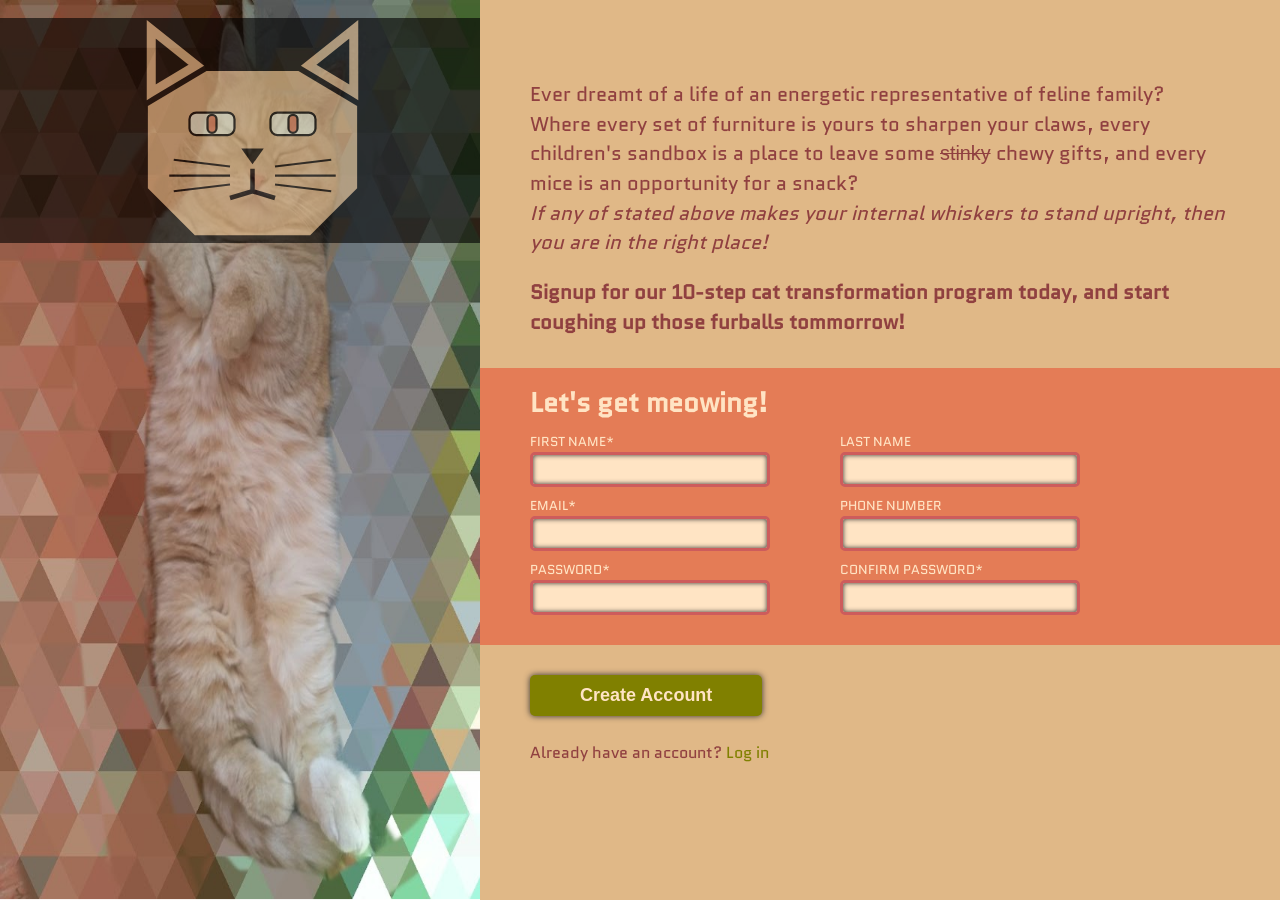
<file: index.html>
<!DOCTYPE html>
<html lang="en">
<head>
    <meta charset="UTF-8">
    <meta name="viewport" content="width=device-width, initial-scale=1.0">
    <title>Form A Cat</title>
    <link rel="stylesheet" href="styles.css">
    <script type="module" src="scripts/eye-logic.js"></script>
    <script type="module" src="scripts/pwd-validation.js"></script>
</head>
<body>
    <div class="left-side">
        <img src="media/images/SLEEP.png" alt="An image of a beautiful orange cat peacefully sleeping in a bed">
        <div class="logo">
            <h1>FORM -</h1>
            <svg class="cat" xmlns="http://www.w3.org/2000/svg" viewBox="0 0 100 100">
                <polygon points=
                "
                    25,95                       
                    75,95
                    95,75
                    95,40
                    70,25
                    30,25
                     5,40
                     5,75 
                "
                fill="#e0b887" stroke="#e0b887" stroke-width="3"/>
                <polygon points=
                "
                    95,33
                    75,21 
                    95,5
                "
                fill="none" stroke="#e0b887" stroke-width="4"/>
                <polygon points=
                "
                    5,33
                    25,21 
                    5,5
                "
                fill="none" stroke="#e0b887" stroke-width="4"/>
                <rect class="eye right" x="22" y="42" fill="#f5f5dc" stroke="#000" stroke-width="1" width="20" height="10" rx="3" />
                <rect class="eye left" x="58" y="42" fill="#f5f5dc" stroke="#000" stroke-width="1" width="20" height="10" rx="3" />
                <rect class="iris right" x="30" y="43" fill="#e47c56" stroke="#000" stroke-width="1" width="4" height="8" rx="2" />
                <rect class="iris left" x="66" y="43" fill="#e47c56" stroke="#000" stroke-width="1" width="4" height="8" rx="2" />
                <polygon points=
                "
                    50,65
                    45,58
                    55,58
                "/>
                <path d=
                "
                    M50 67
                    V77
                    L40 80
                    M50 77
                    L60 80
                " fill="none" stroke="black" stroke-width="2"/>
                <line x1="40" y1="66" x2="15" y2="63" stroke="black" stroke-width="1"/>
                <line x1="40" y1="70" x2="13" y2="70" stroke="black" stroke-width="1"/>
                <line x1="40" y1="74" x2="15" y2="77" stroke="black" stroke-width="1"/>
                <line x1="60" y1="66" x2="85" y2="63" stroke="black" stroke-width="1"/>
                <line x1="60" y1="70" x2="87" y2="70" stroke="black" stroke-width="1"/>
                <line x1="60" y1="74" x2="85" y2="77" stroke="black" stroke-width="1"/>

            </svg>
            <h1>- CAT</h1>
        </div>
    </div>
    <main class="right-side">
        <div class="logo">
            <svg class="cat" xmlns="http://www.w3.org/2000/svg" viewBox="0 0 100 100">
                <polygon points=
                "
                    25,95                       
                    75,95
                    95,75
                    95,40
                    70,25
                    30,25
                     5,40
                     5,75 
                "
                fill="#e0b887" stroke="#e0b887" stroke-width="3"/>
                <polygon points=
                "
                    95,33
                    75,21 
                    95,5
                "
                fill="none" stroke="#e0b887" stroke-width="4"/>
                <polygon points=
                "
                    5,33
                    25,21 
                    5,5
                "
                fill="none" stroke="#e0b887" stroke-width="4"/>
                <rect class="eye right" x="22" y="42" fill="#f5f5dc" stroke="#000" stroke-width="1" width="20" height="10" rx="3" />
                <rect class="eye left" x="58" y="42" fill="#f5f5dc" stroke="#000" stroke-width="1" width="20" height="10" rx="3" />
                <rect class="iris right" x="30" y="43" fill="#e47c56" stroke="#000" stroke-width="1" width="4" height="8" rx="2" />
                <rect class="iris left" x="66" y="43" fill="#e47c56" stroke="#000" stroke-width="1" width="4" height="8" rx="2" />
                <polygon points=
                "
                    50,65
                    45,58
                    55,58
                "/>
                <path d=
                "
                    M50 67
                    V77
                    L40 80
                    M50 77
                    L60 80
                " fill="none" stroke="black" stroke-width="2"/>
                <line x1="40" y1="66" x2="15" y2="63" stroke="black" stroke-width="1"/>
                <line x1="40" y1="70" x2="13" y2="70" stroke="black" stroke-width="1"/>
                <line x1="40" y1="74" x2="15" y2="77" stroke="black" stroke-width="1"/>
                <line x1="60" y1="66" x2="85" y2="63" stroke="black" stroke-width="1"/>
                <line x1="60" y1="70" x2="87" y2="70" stroke="black" stroke-width="1"/>
                <line x1="60" y1="74" x2="85" y2="77" stroke="black" stroke-width="1"/>
            </svg>
            <h1>FORM-A-CAT</h1>
        </div>
        <div class="description">
            <p>Ever dreamt of a life of an energetic representative of feline family?</p>
            <p>Where every set of furniture is yours to sharpen your claws, every children's sandbox is a place to leave some <span class="redacted">stinky</span> chewy gifts, and every mice is an opportunity for a snack?<p>
            <p class="conclusion">If any of stated above makes your internal whiskers to stand upright, then you are in the right place!</p>
            
            <p class="call-to-action">Signup for our 10-step cat transformation program today, and start coughing up those furballs tommorrow!</p>
        </div>
        <section class="sign-up">
            <h2>Let's get meowing!</h2>
            <form id="sign-up-form" action="./confirmation.html" method="get" autocomplete="off">
                <ul class="column">
                    <li class="row">
                        <label for="first-name">FIRST NAME</label>
                        <input type="text" name="first-name" id="first-name" minlength="2" required>
                    </li>
                    <li class="row">
                        <label for="email">EMAIL</label>
                        <input type="email" name="email" id="email" required>
                    </li>
                    <li class="row">
                        <label for="password">PASSWORD</label>
                        <input type="password" name="password" id="password" minlength="6" required>
                    </li>
                </ul>
                <ul class="column">
                    <li class="row">
                        <label for="last-name">LAST NAME</label>
                        <input type="text" name="last-name" id="last-name" minlength="2">
                    </li>
                    <li class="row">
                        <label for="phone">PHONE NUMBER</label>
                        <input type="tel" name="phone" id="phone" pattern="\+?[0-9]+">
                    </li>
                    <li class="row">
                        <label for="password-confirm">CONFIRM PASSWORD</label>
                        <input type="password" name="password-confirm" id="password-confirm" required>
                    </li>
                </ul>
            </form>
        </section>
        <div class="control">
            <button type="submit" form="sign-up-form">Create Account</button>
            <p>
                Already have an account?
                <a href="https://vortexriker.github.io/boris-landing-page" rel="noopener noreferrer">Log in</a>
            </p> 
        </div>
    </main>  
</body>
</html>
</file>
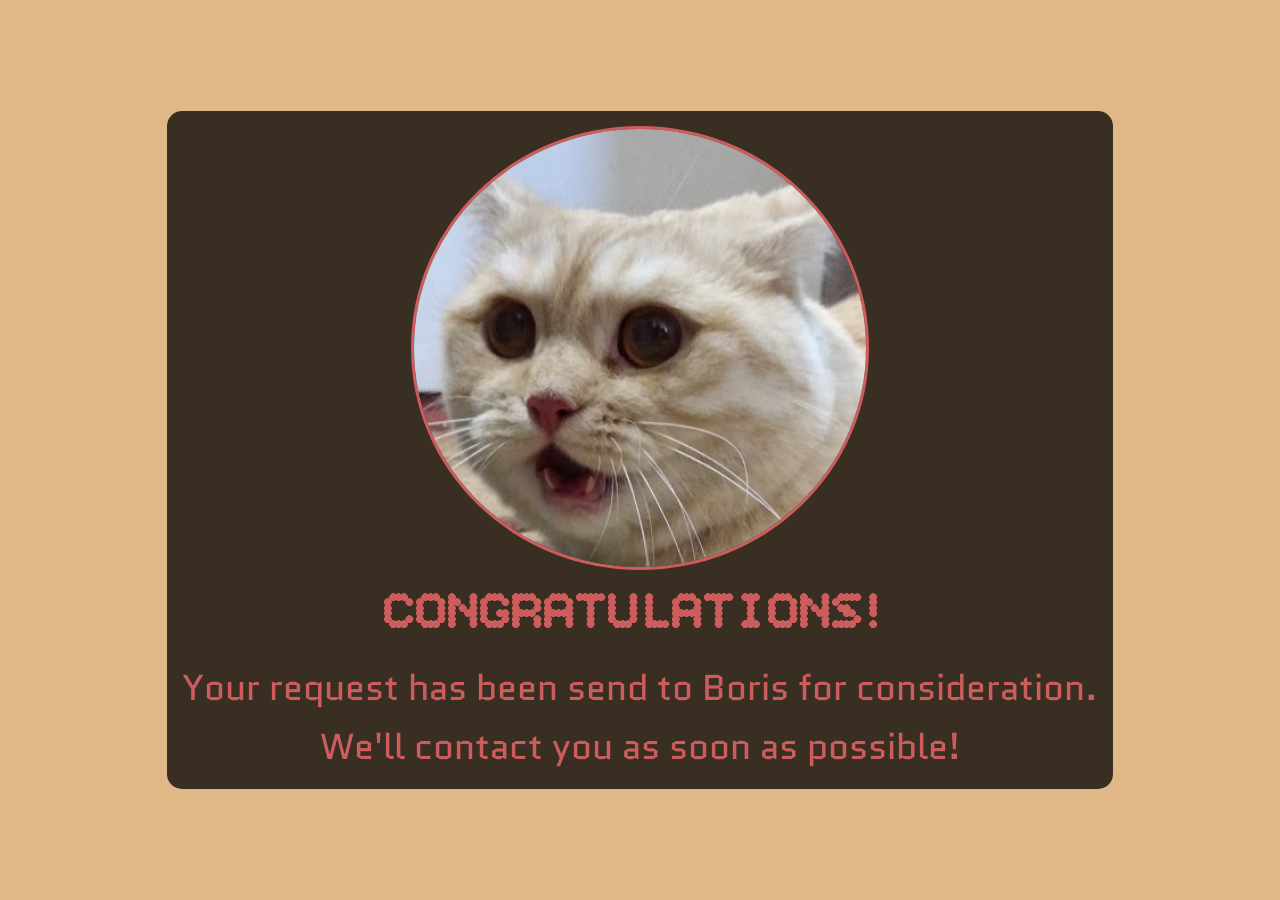
<file: confirmation.html>
<!DOCTYPE html>
<html lang="en">
<head>
    <meta charset="UTF-8">
    <meta name="viewport" content="width=device-width, initial-scale=1.0">
    <title>Confirmation</title>
    <link rel="stylesheet" href="styles.css">
</head>
<body class="confirmation-page">
    <div class="message">
        <img src="./media/images/HAPPY.png" alt="A photo of a very excited and happy cat" width="300" height="300">
        <h1>CONGRATULATIONS!</h1>
        <p>Your request has been send to Boris for consideration.</p>
        <p>We'll contact you as soon as possible!</p>
    </div>
</body>
</html>
</file>
<file: styles.css>
@font-face
{
    font-family: "Bitcount";
    src:    url("./media/fonts/Bitcount.woff2") format("woff2"),
            url("./media/fonts/Bitcount.woff") format("woff"),
            url("./media/fonts/Bitcount.ttf") format("ttf");
    font-weight: normal;
    font-style: normal;
    font-display: swap;
}

@font-face
{
    font-family: "Quantico";
    src:    url("./media/fonts/Quantico.woff2") format("woff2"),
            url("./media/fonts/Quantico.woff") format("woff"),
            url("./media/fonts/Quantico.ttf") format("ttf");
    font-weight: normal;
    font-style: normal;
    font-display: swap;
}

:root
{
    --font-header: "Bitcount", "Roboto", "Arial", sans-serif;
    --font-regular: "Quantico", sans-serif;

    --bg-color-logo: #000;
    --bg-transparent-color-logo: rgba(0, 0, 0, 0.75);
    --bg-color-primary: #e0b887;
    --bg-color-secondary: #e47c56;
    --bg-color-secondary-dim: indianred;
    --bg-color-secondary-bright: #e49156;
    --bg-color-error: #e08787;

    --bg-color-button: olive;
    --bg-color-button-hover: rgb(161, 161, 1);
    --bg-color-button-active: rgb(88, 88, 1);

    --shadow-color: #323131;
    
    --font-color-primary: indianred;
    --font-color-primary-dim: rgb(144, 64, 64);
    --font-color-secondary: bisque;
    --font-color-secondary-dim: rgb(232, 208, 178);
    --font-color-secondary-bright: rgb(255, 255, 255);
    --font-color-error: rgb(81, 1, 1);
    --font-color-correct: rgb(132, 175, 81);

    box-sizing: border-box;
    font-family: var(--font-regular);
    font-size: 18px;
    line-height: 1.5;
}

*,
*::before,
*::after
{
    box-sizing: inherit;
    margin: 0;
    padding: 0;
}

img
{
    display: block;
}

body
{
    height: 100vh;
    display: flex;
    background-color: var(--bg-color-primary);
}

body.confirmation-page
{
    justify-content: center;
    align-items:center;
}

.message
{
    min-width: 50%;
    min-height: 70%;
    display:flex;
    flex-direction: column;
    border-radius: 15px;
    background: var(--bg-transparent-color-logo);
    padding: 15px
}

.message img
{
    width: 50%;
    height: 70%;
    border: 3px solid var(--font-color-primary);
    border-radius: 50%;
}

.redacted
{
    font-family: sans-serif; 
    text-decoration: line-through;
}
.left-side
{
    flex: 1 1 35%;
    background-color: var(--bg-color-primary);
    position: relative;
}

.left-side img
{
    width: 100%;
    height: 100%;
}

.logo
{
    position: absolute;  
    top: 2%;
    display: flex;
    background-color: var(--bg-color-logo);
    opacity: 60%;
}

.logo,
.message
{
    align-items: center;
    gap: 5px;
}

.left-side .logo
{
    justify-content: center;
    min-height: 120px;
    padding-left:25px;
    width:100%;
    height:25%; 
}

.logo h1,
.message h1
{
    color: var(--font-color-primary);
    font-family: var(--font-header);   
}

.left-side .logo h1,
.message h1
{
    font-size: 3rem;
}

.message p
{
    color: var(--font-color-primary);
    font-family: var(--font-regular);
    font-size: 2rem;
}

.cat
{
    height: 100%;
}

.right-side
{
    position: relative;
    flex: 1 1 60%;
    background-color: var(--bg-color-primary);
    display: flex;
    flex-direction: column;
}

.right-side > *
{
    padding-left: 50px;
}

.right-side .logo
{
    display: none;
    width: 100%;
    height: 7%;
    position: absolute;
    top: 1%;
}

.right-side .logo h1
{
    padding-top: 10px;
    font-size: 2rem;
}

.description,
.control
{
    flex: 1 1 35%;
}

.description
{
    padding-top: 80px;
    padding-right: 50px;
    font-size: 1.1rem;
    color: var(--font-color-primary-dim);
    padding-bottom: 30px;
}

.description .conclusion
{
    font-style: italic;
}

.description .call-to-action
{
    margin-top: 20px;
    font-weight: bold;
}

.right-side .sign-up
{
    flex: 1 1 30%;
    padding-top: 15px;
    background-color: var(--bg-color-secondary);
    display: flex;
    flex-direction: column;
    padding-bottom: 30px;
}

.sign-up h2
{
    font-size: 1.5rem;
    color: var(--font-color-secondary);
    padding: 0;
}

.sign-up form
{
    display: flex;
    justify-content: start;
    gap: 70px;
}

form .row
{
    text-decoration: none;
    display: flex;
    flex-direction: column;
}

form input
{
    width: 240px;
    font-size: 1.1rem;
    padding: 3px;
    border: 3px solid var(--font-color-primary);
    border-radius: 5px;
    background-color: var(--font-color-secondary);
    color: var(--font-color-primary);
    box-shadow: inset 0 0 5px var(--shadow-color);
}
form input:user-invalid
{
    box-shadow: 0 0 10px var(--font-color-error);
    background-color: var(--bg-color-error);
    color: var(--font-color-error);
}
form input:focus
{
    outline: 1px solid var(--font-color-primary);
    background-color: var(--bg-color-primary);
    color: var(--font-color-primary-dim);
}

label:has(+ input:required)::after
{
    content: "*";
}
label:has(+ input:user-invalid)
{
    color: var(--font-color-error);
}

form label
{
    font-size: 0.7rem;
    margin-top: 10px;
    color: var(--font-color-secondary);
}

.control
{
    padding-top: 30px;
    display: flex;
    align-items:start;  
    flex-direction: column;
    gap: 25px;
}

.control button
{
    padding: 10px 50px;
    font-size: 1rem;
    font-weight: bold;
    background-color: var(--bg-color-button);
    color: var(--font-color-secondary);
    border: none;
    border-radius: 5px;
    box-shadow: 0 0 6px var(--shadow-color);
}

.control button:hover
{
    background-color: var(--bg-color-button-hover);
    box-shadow: 0 0 9px var(--shadow-color);
    color: var(--font-color-secondary-bright);
}
.control button:active
{
    background-color: var(--bg-color-button-active);
    color: var(--font-color-secondary-dim);
    box-shadow: 0 0 3px var(--shadow-color);
}

.control p
{
    font-size: 0.9rem;
    color: var(--font-color-primary-dim)
}

.control a
{
    text-decoration: none;
    color: var(--bg-color-button);
}
.control a:hover
{
    color: var(--bg-color-button-hover);
}
.control a:active
{
    color: var(--bg-color-button-active);
}

@media(max-width: 1780px)
{
    .left-side .logo h1
    {
        display: none;
    }
}
@media(max-width: 1200px), (max-height: 600px)
{
    .left-side
    {
        display: none;
    }
    .right-side .logo
    {
        display: flex;
        min-height: 50px;
        gap: 30px;
    }
}
</file>
